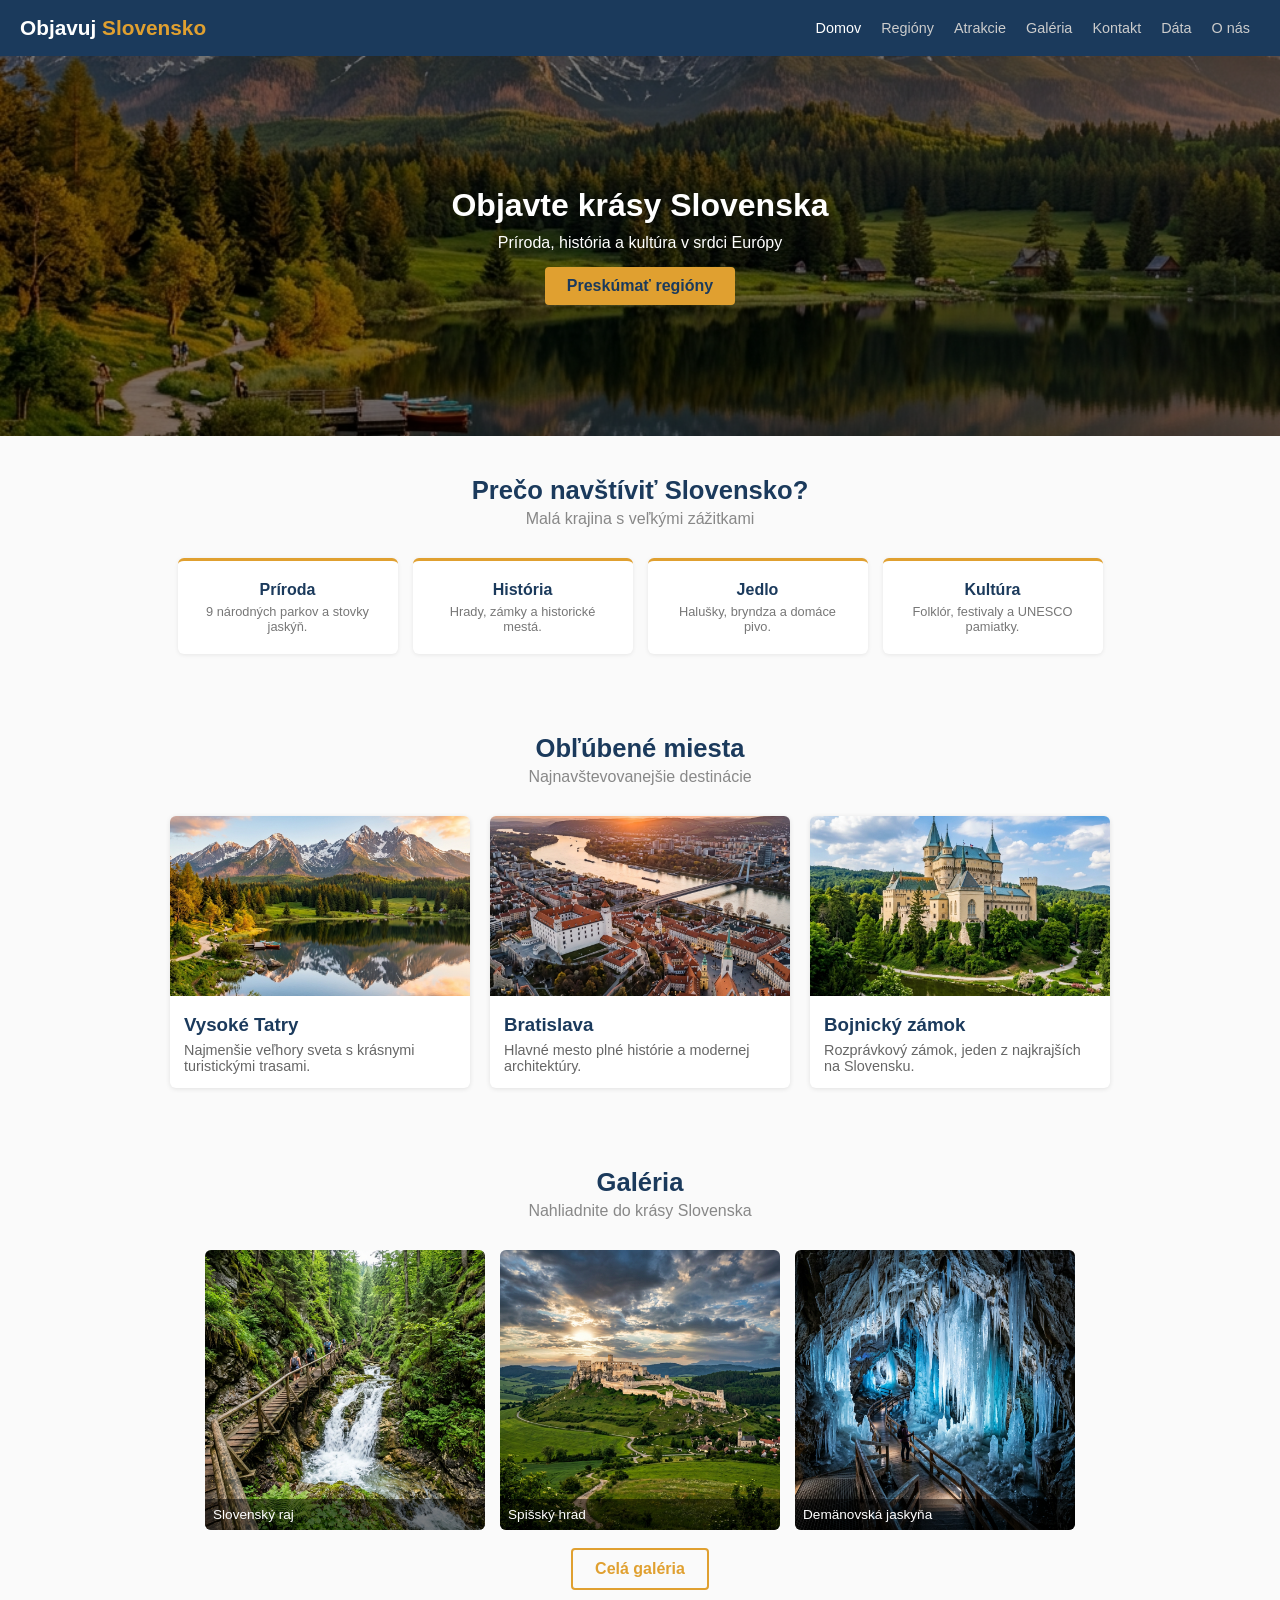
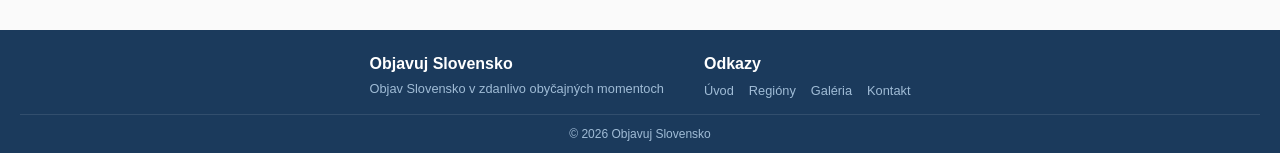
<file: index.html>
<!DOCTYPE html>
<html lang="sk">

<head>
    <meta charset="UTF-8">
    <meta name="viewport" content="width=device-width, initial-scale=1.0">
    <title>Objavuj Slovensko</title>
    <link rel="stylesheet" href="css/style.css?v=4">
</head>

<body>

    <nav class="navbar">
        <a href="index.html" class="logo">Objavuj <span>Slovensko</span></a>
        <div class="nav-links">
            <a href="index.html" class="active">Domov</a>
            <a href="regiony.html">Regióny</a>
            <a href="atrakcie.html">Atrakcie</a>
            <a href="galeria.html">Galéria</a>
            <a href="kontakt.html">Kontakt</a>
            <a href="data.html">Dáta</a>
            <a href="onas.html">O nás</a>
        </div>
    </nav>

    <section class="hero">
        <img src="img/tatry-hero.png" alt="Tatry">
        <div class="hero-overlay"></div>
        <div class="hero-content">
            <h1>Objavte krásy Slovenska</h1>
            <p>Príroda, história a kultúra v srdci Európy</p>
            <a href="regiony.html" class="btn">Preskúmať regióny</a>
        </div>
    </section>

    <section class="section">
        <h2 class="section-title">Prečo navštíviť Slovensko?</h2>
        <p class="section-subtitle">Malá krajina s veľkými zážitkami</p>

        <div class="info-boxes">
            <div class="info-box">
                <h3>Príroda</h3>
                <p>9 národných parkov a stovky jaskýň.</p>
            </div>
            <div class="info-box">
                <h3>História</h3>
                <p>Hrady, zámky a historické mestá.</p>
            </div>
            <div class="info-box">
                <h3>Jedlo</h3>
                <p>Halušky, bryndza a domáce pivo.</p>
            </div>
            <div class="info-box">
                <h3>Kultúra</h3>
                <p>Folklór, festivaly a UNESCO pamiatky.</p>
            </div>
        </div>
    </section>

    <section class="section">
        <h2 class="section-title">Obľúbené miesta</h2>
        <p class="section-subtitle">Najnavštevovanejšie destinácie</p>

        <div class="cards">
            <div class="card">
                <img src="img/tatry-hero.png" alt="Tatry">
                <div class="card-body">
                    <h3>Vysoké Tatry</h3>
                    <p>Najmenšie veľhory sveta s krásnymi turistickými trasami.</p>
                </div>
            </div>
            <div class="card">
                <img src="img/bratislava.png" alt="Bratislava">
                <div class="card-body">
                    <h3>Bratislava</h3>
                    <p>Hlavné mesto plné histórie a modernej architektúry.</p>
                </div>
            </div>
            <div class="card">
                <img src="img/bojnice.png" alt="Bojnice">
                <div class="card-body">
                    <h3>Bojnický zámok</h3>
                    <p>Rozprávkový zámok, jeden z najkrajších na Slovensku.</p>
                </div>
            </div>
        </div>
    </section>

    <section class="section">
        <h2 class="section-title">Galéria</h2>
        <p class="section-subtitle">Nahliadnite do krásy Slovenska</p>

        <div class="gallery-grid">
            <div class="gallery-item">
                <img src="img/slovensky-raj.png" alt="Slovenský raj">
                <div class="caption">Slovenský raj</div>
            </div>
            <div class="gallery-item">
                <img src="img/spissky-hrad.png" alt="Spišský hrad">
                <div class="caption">Spišský hrad</div>
            </div>
            <div class="gallery-item">
                <img src="img/demanovska-jaskyna.png" alt="Jaskyňa">
                <div class="caption">Demänovská jaskyňa</div>
            </div>
        </div>
        <br>
        <p class="text-center"><a href="galeria.html" class="btn btn-outline">Celá galéria</a></p>
    </section>

    <footer class="footer">
        <div class="footer-content">
            <div>
                <h4>Objavuj Slovensko</h4>
                <p>Objav Slovensko v zdanlivo obyčajných momentoch</p>
            </div>
            <div>
                <h4>Odkazy</h4>
                <ul>
                    <li><a href="index.html">Úvod</a></li>
                    <li><a href="regiony.html">Regióny</a></li>
                    <li><a href="galeria.html">Galéria</a></li>
                    <li><a href="kontakt.html">Kontakt</a></li>
                </ul>
            </div>
        </div>
        <div class="footer-bottom">&copy; 2026 Objavuj Slovensko</div>
    </footer>

</body>

</html>
</file>
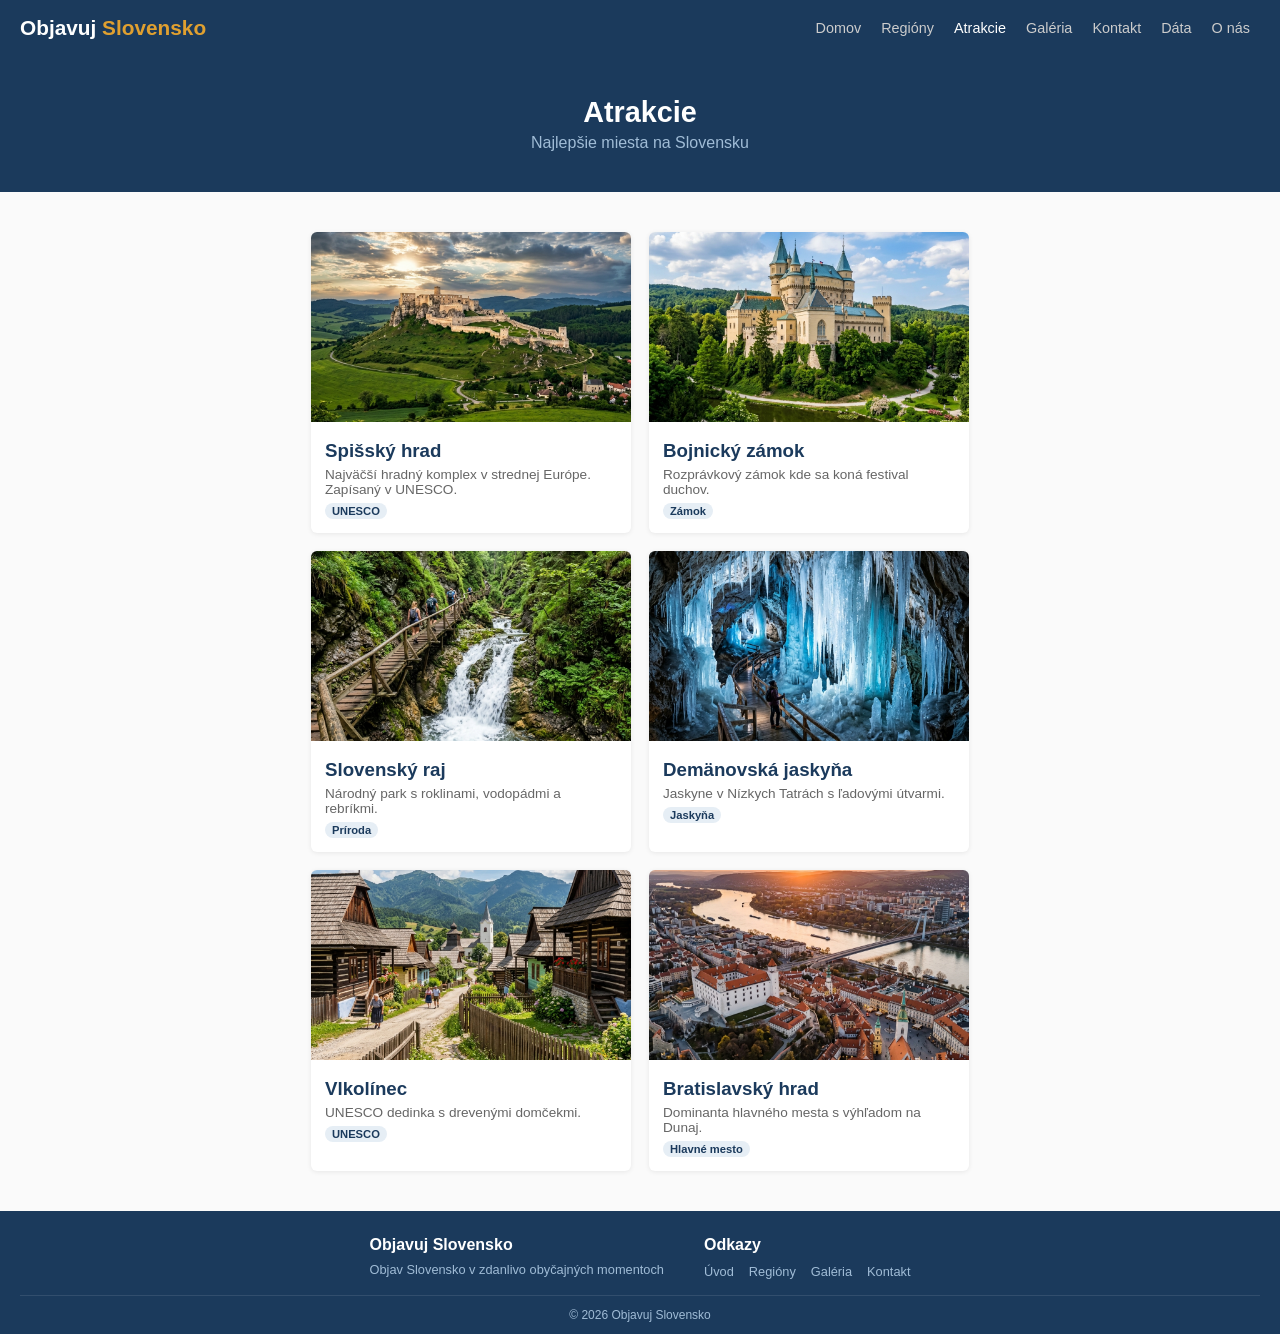
<file: atrakcie.html>
<!DOCTYPE html>
<html lang="sk">
<head>
    <meta charset="UTF-8">
    <meta name="viewport" content="width=device-width, initial-scale=1.0">
    <title>Atrakcie | Objavuj Slovensko</title>
    <link rel="stylesheet" href="css/style.css?v=4">
</head>
<body>

    <nav class="navbar">
        <a href="index.html" class="logo">Objavuj <span>Slovensko</span></a>
        <div class="nav-links">
            <a href="index.html">Domov</a>
            <a href="regiony.html">Regióny</a>
            <a href="atrakcie.html" class="active">Atrakcie</a>
            <a href="galeria.html">Galéria</a>
            <a href="kontakt.html">Kontakt</a>
            <a href="data.html">Dáta</a>
            <a href="onas.html">O nás</a>
        </div>
    </nav>

    <div class="page-header">
        <h1>Atrakcie</h1>
        <p>Najlepšie miesta na Slovensku</p>
    </div>

    <section class="section">
        <div class="atrakcie-grid">
            <div class="atrakcia-card">
                <img src="img/spissky-hrad.png" alt="Spišský hrad">
                <div class="atrakcia-info">
                    <h3>Spišský hrad</h3>
                    <p>Najväčší hradný komplex v strednej Európe. Zapísaný v UNESCO.</p>
                    <span class="tag">UNESCO</span>
                </div>
            </div>

            <div class="atrakcia-card">
                <img src="img/bojnice.png" alt="Bojnice">
                <div class="atrakcia-info">
                    <h3>Bojnický zámok</h3>
                    <p>Rozprávkový zámok kde sa koná festival duchov.</p>
                    <span class="tag">Zámok</span>
                </div>
            </div>

            <div class="atrakcia-card">
                <img src="img/slovensky-raj.png" alt="Slovenský raj">
                <div class="atrakcia-info">
                    <h3>Slovenský raj</h3>
                    <p>Národný park s roklinami, vodopádmi a rebríkmi.</p>
                    <span class="tag">Príroda</span>
                </div>
            </div>

            <div class="atrakcia-card">
                <img src="img/demanovska-jaskyna.png" alt="Jaskyňa">
                <div class="atrakcia-info">
                    <h3>Demänovská jaskyňa</h3>
                    <p>Jaskyne v Nízkych Tatrách s ľadovými útvarmi.</p>
                    <span class="tag">Jaskyňa</span>
                </div>
            </div>

            <div class="atrakcia-card">
                <img src="img/vlkolinec.png" alt="Vlkolínec">
                <div class="atrakcia-info">
                    <h3>Vlkolínec</h3>
                    <p>UNESCO dedinka s drevenými domčekmi.</p>
                    <span class="tag">UNESCO</span>
                </div>
            </div>

            <div class="atrakcia-card">
                <img src="img/bratislava.png" alt="Bratislava">
                <div class="atrakcia-info">
                    <h3>Bratislavský hrad</h3>
                    <p>Dominanta hlavného mesta s výhľadom na Dunaj.</p>
                    <span class="tag">Hlavné mesto</span>
                </div>
            </div>
        </div>
    </section>

    <footer class="footer">
        <div class="footer-content">
            <div>
                <h4>Objavuj Slovensko</h4>
                <p>Objav Slovensko v zdanlivo obyčajných momentoch</p>
            </div>
            <div>
                <h4>Odkazy</h4>
                <ul>
                    <li><a href="index.html">Úvod</a></li>
                    <li><a href="regiony.html">Regióny</a></li>
                    <li><a href="galeria.html">Galéria</a></li>
                    <li><a href="kontakt.html">Kontakt</a></li>
                </ul>
            </div>
        </div>
        <div class="footer-bottom">&copy; 2026 Objavuj Slovensko</div>
    </footer>

</body>
</html>
</file>
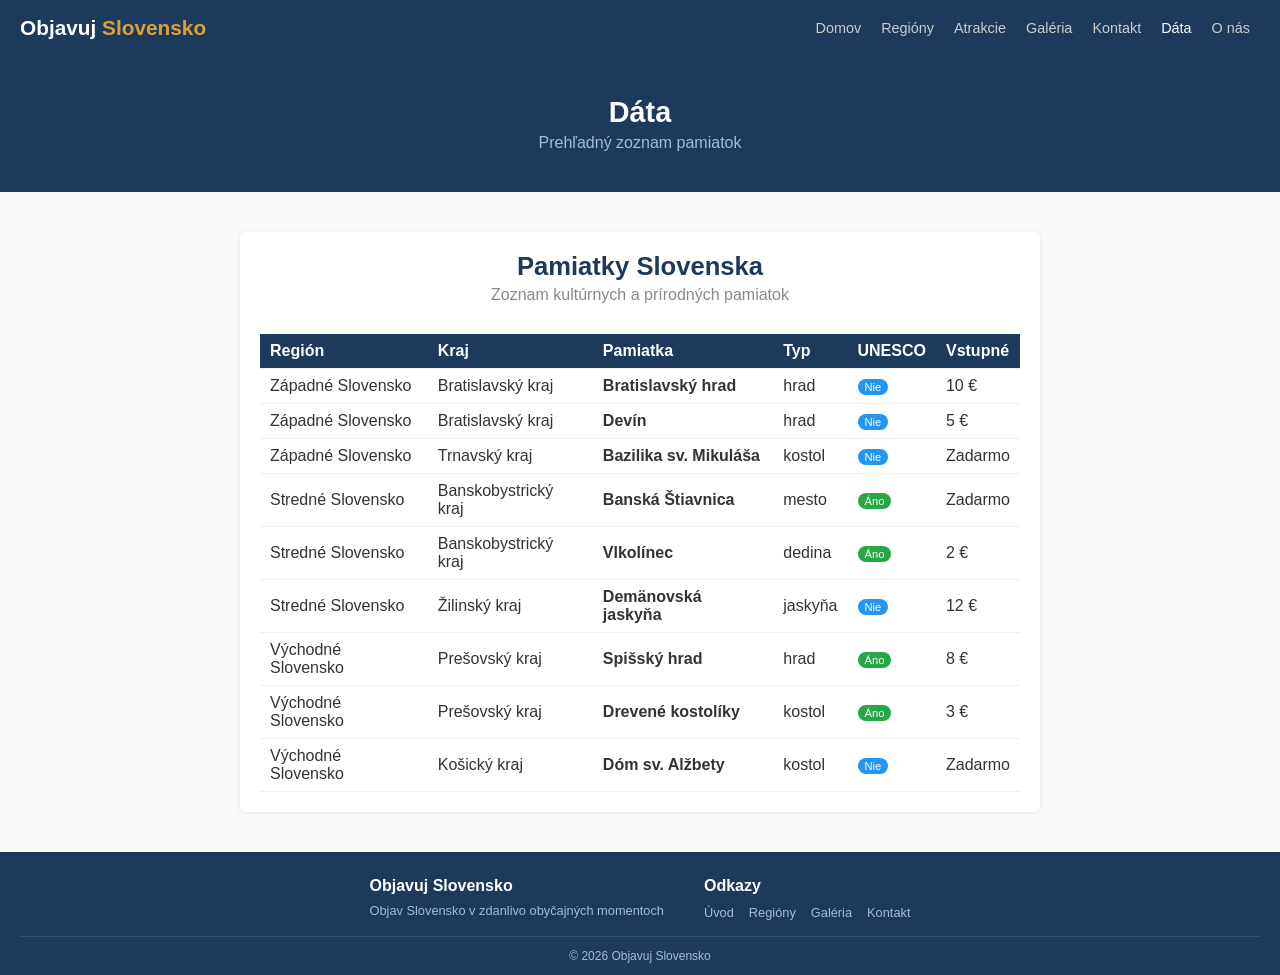
<file: data.html>
<!DOCTYPE html>
<html lang="sk">
<head>
    <meta charset="UTF-8">
    <meta name="viewport" content="width=device-width, initial-scale=1.0">
    <title>Dáta | Objavuj Slovensko</title>
    <link rel="stylesheet" href="css/style.css?v=4">
</head>
<body>

    <nav class="navbar">
        <a href="index.html" class="logo">Objavuj <span>Slovensko</span></a>
        <div class="nav-links">
            <a href="index.html">Domov</a>
            <a href="regiony.html">Regióny</a>
            <a href="atrakcie.html">Atrakcie</a>
            <a href="galeria.html">Galéria</a>
            <a href="kontakt.html">Kontakt</a>
            <a href="data.html" class="active">Dáta</a>
            <a href="onas.html">O nás</a>
        </div>
    </nav>

    <div class="page-header">
        <h1>Dáta</h1>
        <p>Prehľadný zoznam pamiatok</p>
    </div>

    <section class="section">
        <div class="data-table-container">
            <h2 class="section-title">Pamiatky Slovenska</h2>
            <p class="section-subtitle">Zoznam kultúrnych a prírodných pamiatok</p>

            <div class="loading-spinner" id="loading">Načítavam...</div>

            <table class="data-table skryta" id="tabulka">
                <thead>
                    <tr>
                        <th>Región</th>
                        <th>Kraj</th>
                        <th>Pamiatka</th>
                        <th>Typ</th>
                        <th>UNESCO</th>
                        <th>Vstupné</th>
                    </tr>
                </thead>
                <tbody id="telo"></tbody>
            </table>

            <p id="chyba" class="chyba-text skryta">Chyba pri načítavaní.</p>
        </div>
    </section>

    <footer class="footer">
        <div class="footer-content">
            <div>
                <h4>Objavuj Slovensko</h4>
                <p>Objav Slovensko v zdanlivo obyčajných momentoch</p>
            </div>
            <div>
                <h4>Odkazy</h4>
                <ul>
                    <li><a href="index.html">Úvod</a></li>
                    <li><a href="regiony.html">Regióny</a></li>
                    <li><a href="galeria.html">Galéria</a></li>
                    <li><a href="kontakt.html">Kontakt</a></li>
                </ul>
            </div>
        </div>
        <div class="footer-bottom">&copy; 2026 Objavuj Slovensko</div>
    </footer>

    <script src="js/data-script.js"></script>
</body>
</html>
</file>
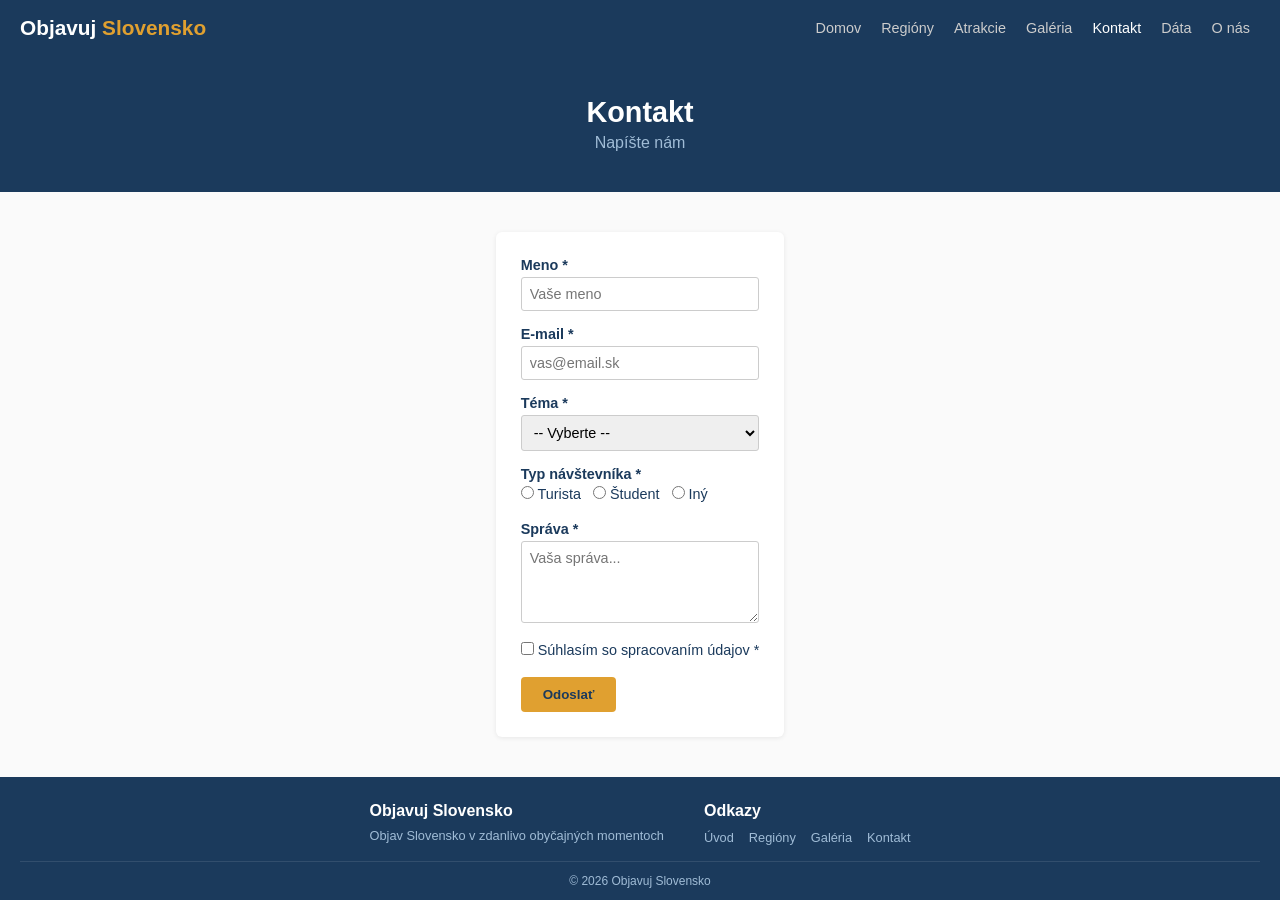
<file: kontakt.html>
<!DOCTYPE html>
<html lang="sk">
<head>
    <meta charset="UTF-8">
    <meta name="viewport" content="width=device-width, initial-scale=1.0">
    <title>Kontakt | Objavuj Slovensko</title>
    <link rel="stylesheet" href="css/style.css?v=4">
</head>
<body>

    <nav class="navbar">
        <a href="index.html" class="logo">Objavuj <span>Slovensko</span></a>
        <div class="nav-links">
            <a href="index.html">Domov</a>
            <a href="regiony.html">Regióny</a>
            <a href="atrakcie.html">Atrakcie</a>
            <a href="galeria.html">Galéria</a>
            <a href="kontakt.html" class="active">Kontakt</a>
            <a href="data.html">Dáta</a>
            <a href="onas.html">O nás</a>
        </div>
    </nav>

    <div class="page-header">
        <h1>Kontakt</h1>
        <p>Napíšte nám</p>
    </div>

    <section class="section">
        <div class="form-container">

            <div class="form-success" id="uspech">Formulár bol odoslaný! Ďakujeme.</div>

            <form id="formular" novalidate>

                <div class="form-group" id="gMeno">
                    <label for="meno">Meno *</label>
                    <input type="text" id="meno" placeholder="Vaše meno">
                    <div class="error-msg">Zadajte meno (min. 3 znaky).</div>
                </div>

                <div class="form-group" id="gEmail">
                    <label for="email">E-mail *</label>
                    <input type="email" id="email" placeholder="vas@email.sk">
                    <div class="error-msg">Zadajte platný e-mail.</div>
                </div>

                <div class="form-group" id="gTema">
                    <label for="tema">Téma *</label>
                    <select id="tema">
                        <option value="">-- Vyberte --</option>
                        <option value="info">Informácie</option>
                        <option value="spoluprace">Spolupráca</option>
                        <option value="ine">Iné</option>
                    </select>
                    <div class="error-msg">Vyberte tému.</div>
                </div>

                <div class="form-group" id="gTyp">
                    <label>Typ návštevníka *</label>
                    <div class="radio-group">
                        <label><input type="radio" name="typ" value="turist"> Turista</label>
                        <label><input type="radio" name="typ" value="student"> Študent</label>
                        <label><input type="radio" name="typ" value="iny"> Iný</label>
                    </div>
                    <div class="error-msg">Vyberte typ.</div>
                </div>

                <div class="form-group" id="gSprava">
                    <label for="sprava">Správa *</label>
                    <textarea id="sprava" rows="4" placeholder="Vaša správa..."></textarea>
                    <div class="error-msg">Napíšte správu (min. 10 znakov).</div>
                </div>

                <div class="form-group" id="gSuhlas">
                    <div class="checkbox-group">
                        <label><input type="checkbox" id="suhlas"> Súhlasím so spracovaním údajov *</label>
                    </div>
                    <div class="error-msg">Musíte súhlasiť.</div>
                </div>

                <button type="submit" class="btn">Odoslať</button>
            </form>
        </div>
    </section>

    <footer class="footer">
        <div class="footer-content">
            <div>
                <h4>Objavuj Slovensko</h4>
                <p>Objav Slovensko v zdanlivo obyčajných momentoch</p>
            </div>
            <div>
                <h4>Odkazy</h4>
                <ul>
                    <li><a href="index.html">Úvod</a></li>
                    <li><a href="regiony.html">Regióny</a></li>
                    <li><a href="galeria.html">Galéria</a></li>
                    <li><a href="kontakt.html">Kontakt</a></li>
                </ul>
            </div>
        </div>
        <div class="footer-bottom">&copy; 2026 Objavuj Slovensko</div>
    </footer>

    <script src="js/kontakt.js"></script>
</body>
</html>
</file>
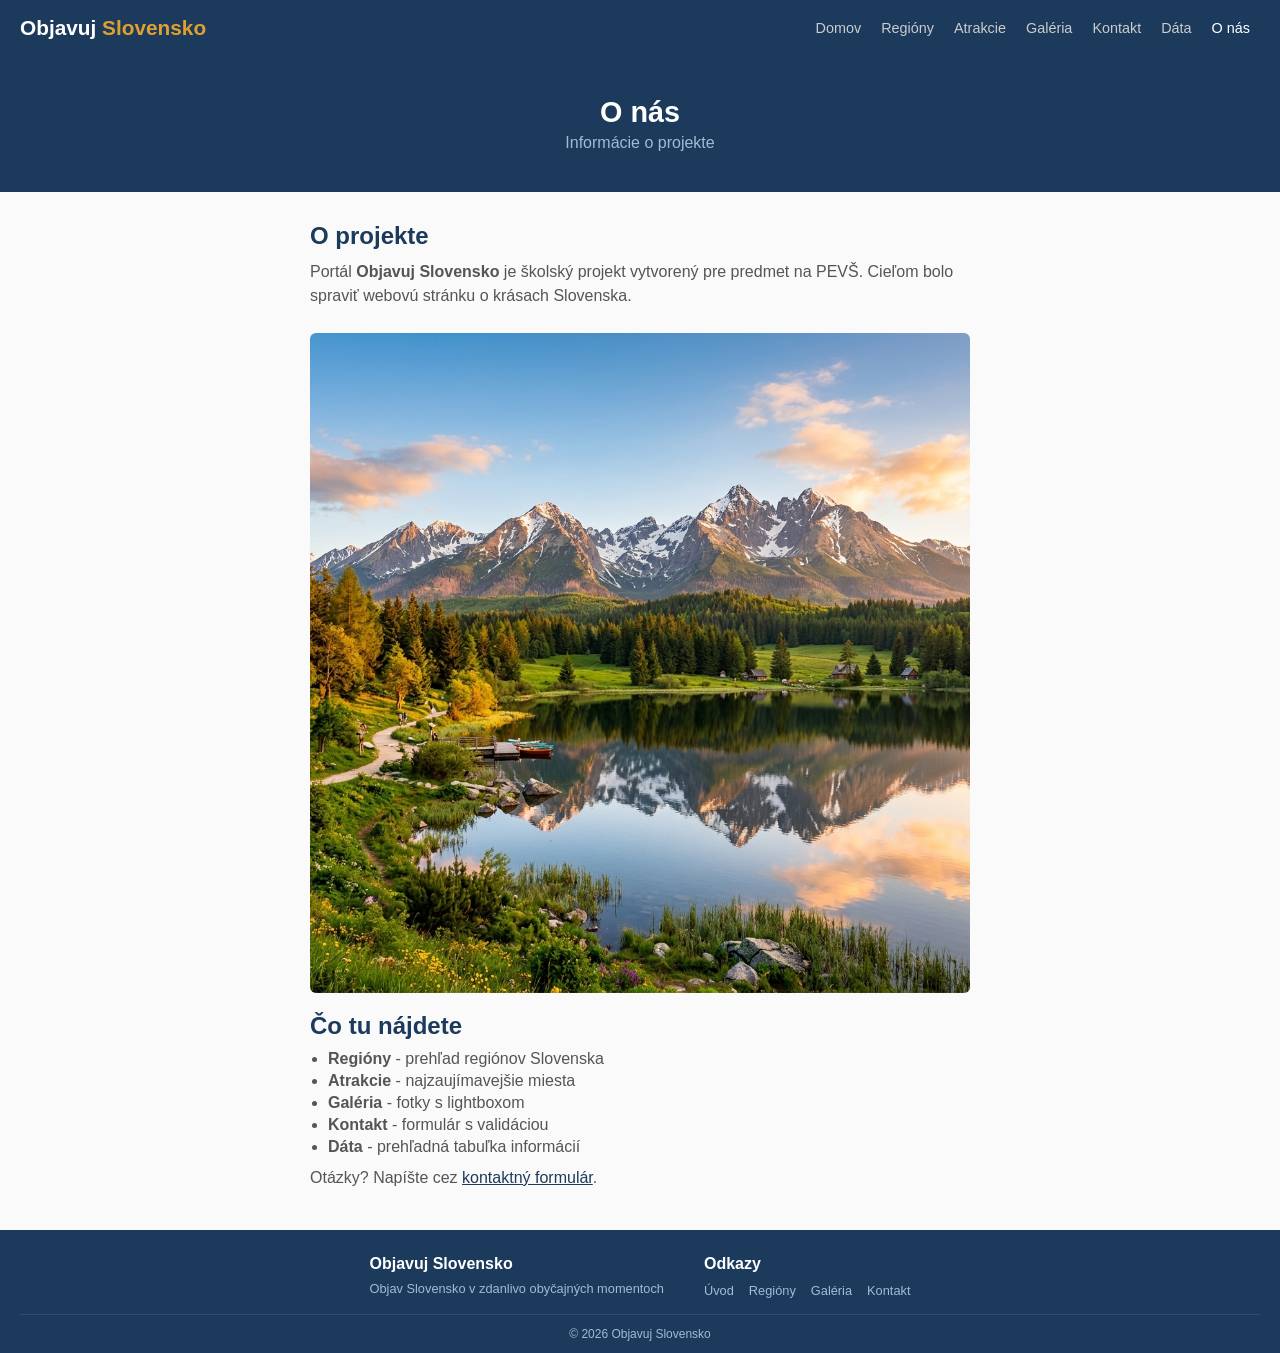
<file: onas.html>
<!DOCTYPE html>
<html lang="sk">
<head>
    <meta charset="UTF-8">
    <meta name="viewport" content="width=device-width, initial-scale=1.0">
    <title>O nás | Objavuj Slovensko</title>
    <link rel="stylesheet" href="css/style.css?v=4">
</head>
<body>

    <nav class="navbar">
        <a href="index.html" class="logo">Objavuj <span>Slovensko</span></a>
        <div class="nav-links">
            <a href="index.html">Domov</a>
            <a href="regiony.html">Regióny</a>
            <a href="atrakcie.html">Atrakcie</a>
            <a href="galeria.html">Galéria</a>
            <a href="kontakt.html">Kontakt</a>
            <a href="data.html">Dáta</a>
            <a href="onas.html" class="active">O nás</a>
        </div>
    </nav>

    <div class="page-header">
        <h1>O nás</h1>
        <p>Informácie o projekte</p>
    </div>

    <section class="content-section">

        <h2>O projekte</h2>
        <p>Portál <b>Objavuj Slovensko</b> je školský projekt vytvorený pre predmet na PEVŠ. Cieľom bolo spraviť webovú stránku o krásach Slovenska.</p>

        <img src="img/tatry-hero.png" alt="Slovensko" class="content-image">

        <h2>Čo tu nájdete</h2>
        <ul>
            <li><b>Regióny</b> - prehľad regiónov Slovenska</li>
            <li><b>Atrakcie</b> - najzaujímavejšie miesta</li>
            <li><b>Galéria</b> - fotky s lightboxom</li>
            <li><b>Kontakt</b> - formulár s validáciou</li>
            <li><b>Dáta</b> - prehľadná tabuľka informácií</li>
        </ul>


        <p>Otázky? Napíšte cez <a href="kontakt.html" class="link-text">kontaktný formulár</a>.</p>
    </section>

    <footer class="footer">
        <div class="footer-content">
            <div>
                <h4>Objavuj Slovensko</h4>
                <p>Objav Slovensko v zdanlivo obyčajných momentoch</p>
            </div>
            <div>
                <h4>Odkazy</h4>
                <ul>
                    <li><a href="index.html">Úvod</a></li>
                    <li><a href="regiony.html">Regióny</a></li>
                    <li><a href="galeria.html">Galéria</a></li>
                    <li><a href="kontakt.html">Kontakt</a></li>
                </ul>
            </div>
        </div>
        <div class="footer-bottom">&copy; 2026 Objavuj Slovensko</div>
    </footer>

</body>
</html>
</file>
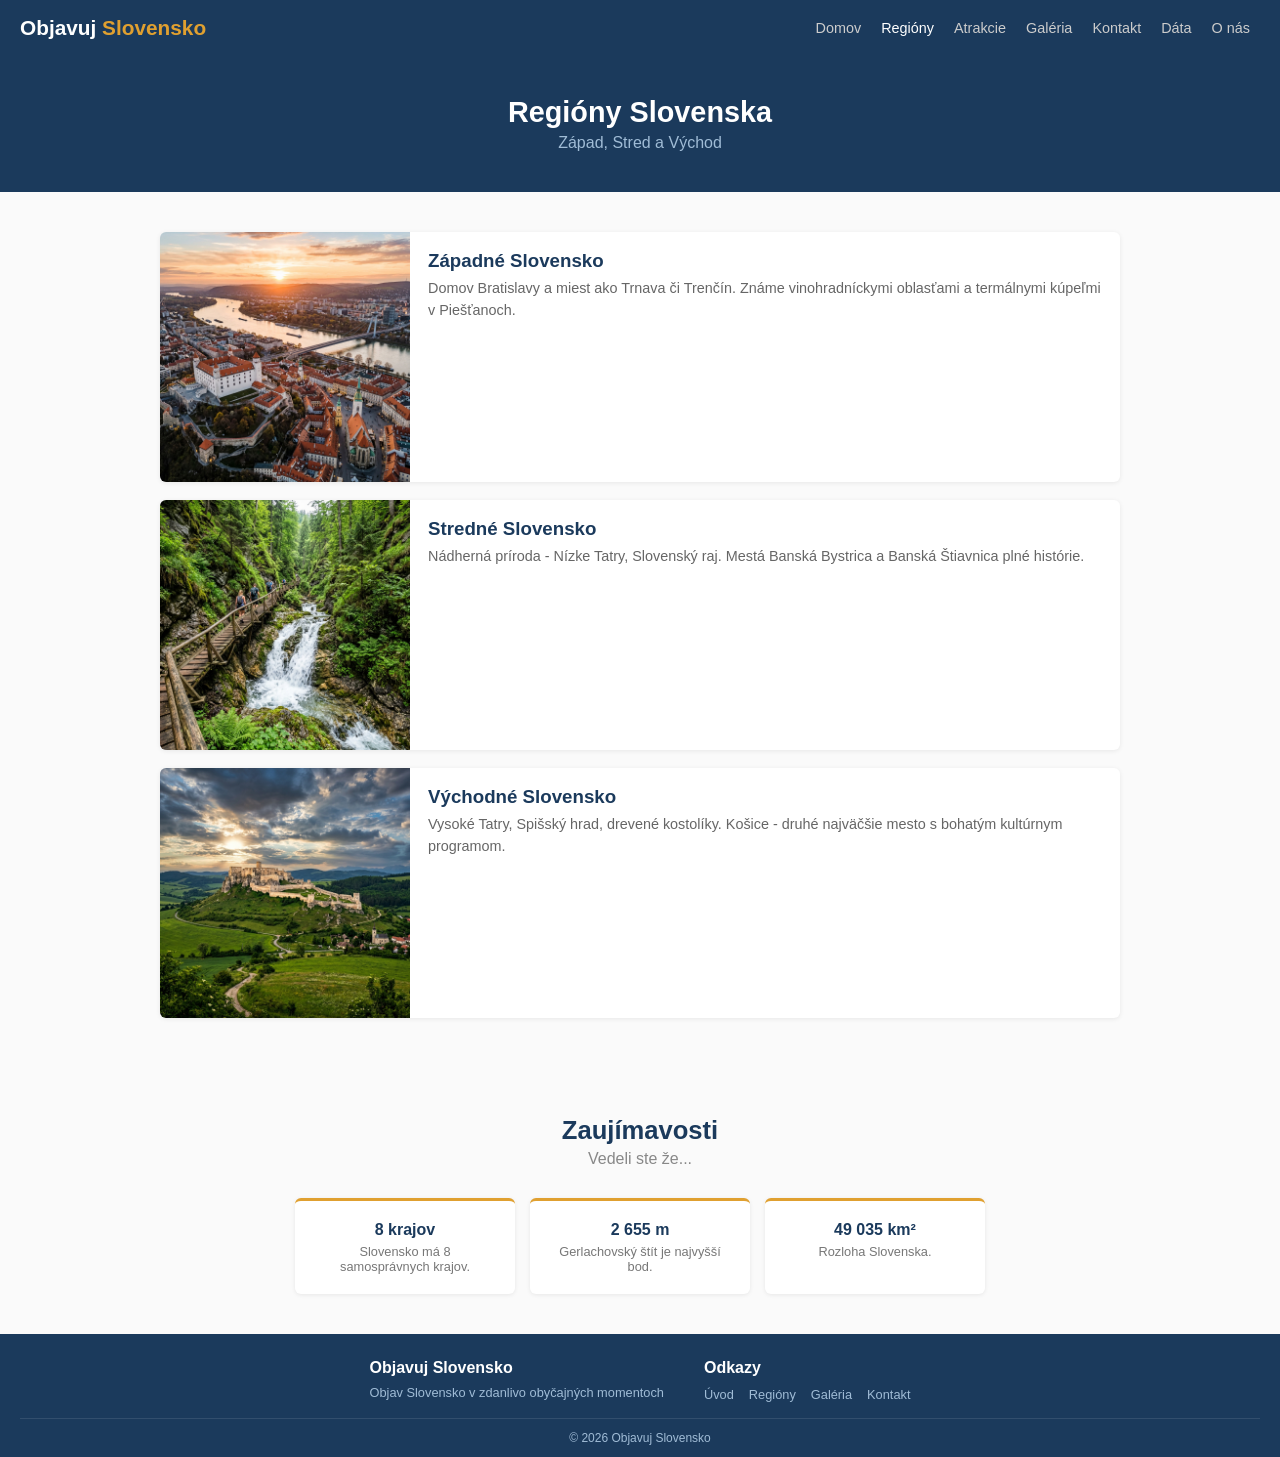
<file: regiony.html>
<!DOCTYPE html>
<html lang="sk">
<head>
    <meta charset="UTF-8">
    <meta name="viewport" content="width=device-width, initial-scale=1.0">
    <title>Regióny | Objavuj Slovensko</title>
    <link rel="stylesheet" href="css/style.css?v=4">
</head>
<body>

    <nav class="navbar">
        <a href="index.html" class="logo">Objavuj <span>Slovensko</span></a>
        <div class="nav-links">
            <a href="index.html">Domov</a>
            <a href="regiony.html" class="active">Regióny</a>
            <a href="atrakcie.html">Atrakcie</a>
            <a href="galeria.html">Galéria</a>
            <a href="kontakt.html">Kontakt</a>
            <a href="data.html">Dáta</a>
            <a href="onas.html">O nás</a>
        </div>
    </nav>

    <div class="page-header">
        <h1>Regióny Slovenska</h1>
        <p>Západ, Stred a Východ</p>
    </div>

    <section class="section">
        <div class="region-card">
            <img src="img/bratislava.png" alt="Západ">
            <div class="region-info">
                <h3>Západné Slovensko</h3>
                <p>Domov Bratislavy a miest ako Trnava či Trenčín. Známe vinohradníckymi oblasťami a termálnymi kúpeľmi v Piešťanoch.</p>
            </div>
        </div>

        <div class="region-card">
            <img src="img/slovensky-raj.png" alt="Stred">
            <div class="region-info">
                <h3>Stredné Slovensko</h3>
                <p>Nádherná príroda - Nízke Tatry, Slovenský raj. Mestá Banská Bystrica a Banská Štiavnica plné histórie.</p>
            </div>
        </div>

        <div class="region-card">
            <img src="img/spissky-hrad.png" alt="Východ">
            <div class="region-info">
                <h3>Východné Slovensko</h3>
                <p>Vysoké Tatry, Spišský hrad, drevené kostolíky. Košice - druhé najväčšie mesto s bohatým kultúrnym programom.</p>
            </div>
        </div>
    </section>

    <section class="section">
        <h2 class="section-title">Zaujímavosti</h2>
        <p class="section-subtitle">Vedeli ste že...</p>
        <div class="info-boxes">
            <div class="info-box"><h3>8 krajov</h3><p>Slovensko má 8 samosprávnych krajov.</p></div>
            <div class="info-box"><h3>2 655 m</h3><p>Gerlachovský štít je najvyšší bod.</p></div>
            <div class="info-box"><h3>49 035 km²</h3><p>Rozloha Slovenska.</p></div>
        </div>
    </section>

    <footer class="footer">
        <div class="footer-content">
            <div>
                <h4>Objavuj Slovensko</h4>
                <p>Objav Slovensko v zdanlivo obyčajných momentoch</p>
            </div>
            <div>
                <h4>Odkazy</h4>
                <ul>
                    <li><a href="index.html">Úvod</a></li>
                    <li><a href="regiony.html">Regióny</a></li>
                    <li><a href="galeria.html">Galéria</a></li>
                    <li><a href="kontakt.html">Kontakt</a></li>
                </ul>
            </div>
        </div>
        <div class="footer-bottom">&copy; 2026 Objavuj Slovensko</div>
    </footer>

</body>
</html>
</file>
<file: css/style.css>
* {
    margin: 0;
    padding: 0;
    box-sizing: border-box;
}

body {
    font-family: Verdana, sans-serif;
    color: #333;
    background: #fafafa;
    min-height: 100vh;
    display: flex;
    flex-direction: column;
}

a { text-decoration: none; color: inherit; }
ul { list-style: none; }
img { max-width: 100%; }

.navbar {
    background: #1b3a5c;
    padding: 12px 20px;
    display: flex;
    justify-content: space-between;
    align-items: center;
    flex-wrap: wrap;
}

.logo {
    color: white;
    font-size: 1.3rem;
    font-weight: bold;
}

.logo span { color: #e0a030; }

.nav-links { display: flex; flex-wrap: wrap; }

.nav-links a {
    color: #ccc;
    padding: 8px 10px;
    font-size: 0.9rem;
}

.nav-links a:hover, .nav-links a.active {
    color: white;
}

.hero {
    position: relative;
    height: 380px;
    overflow: hidden;
    display: flex;
    align-items: center;
    justify-content: center;
    text-align: center;
    color: white;
}

.hero img {
    position: absolute;
    width: 100%;
    height: 100%;
    object-fit: cover;
}

.hero-overlay {
    position: absolute;
    width: 100%;
    height: 100%;
    background: rgba(0,0,0,0.5);
}

.hero-content {
    position: relative;
    z-index: 2;
    padding: 20px;
}

.hero-content h1 { font-size: 2rem; margin-bottom: 10px; }
.hero-content p { font-size: 1rem; margin-bottom: 15px; }

.btn {
    display: inline-block;
    padding: 10px 22px;
    background: #e0a030;
    color: #1b3a5c;
    font-weight: bold;
    border: none;
    border-radius: 4px;
    cursor: pointer;
}

.btn-outline {
    background: none;
    border: 2px solid #e0a030;
    color: #e0a030;
}

.section {
    padding: 40px 20px;
    max-width: 1000px;
    margin: 0 auto;
}

.section-title {
    text-align: center;
    font-size: 1.6rem;
    color: #1b3a5c;
    margin-bottom: 5px;
}

.section-subtitle {
    text-align: center;
    color: #888;
    margin-bottom: 30px;
}

.cards {
    display: flex;
    flex-wrap: wrap;
    gap: 20px;
    justify-content: center;
}

.card {
    background: white;
    border-radius: 6px;
    overflow: hidden;
    width: 300px;
    box-shadow: 0 1px 5px rgba(0,0,0,0.1);
    transition: transform 0.2s;
}

.card:hover {
    transform: scale(1.03);
}

.card img { width: 100%; height: 180px; object-fit: cover; }

.card-body { padding: 14px; }
.card-body h3 { color: #1b3a5c; margin-bottom: 6px; }
.card-body p { color: #666; font-size: 0.9rem; }

.page-header {
    background: #1b3a5c;
    color: white;
    padding: 40px 20px;
    text-align: center;
}
.page-header h1 { font-size: 1.8rem; margin-bottom: 5px; }
.page-header p { color: #a0bcd6; }

.info-boxes {
    display: flex;
    flex-wrap: wrap;
    gap: 15px;
    justify-content: center;
}

.info-box {
    background: white;
    padding: 20px;
    border-radius: 6px;
    text-align: center;
    width: 220px;
    box-shadow: 0 1px 4px rgba(0,0,0,0.08);
    border-top: 3px solid #e0a030;
    transition: transform 0.2s;
}

.info-box:hover {
    transform: scale(1.05);
}

.info-box .icon { font-size: 2rem; margin-bottom: 6px; }
.info-box h3 { color: #1b3a5c; margin-bottom: 5px; font-size: 1rem; }
.info-box p { color: #777; font-size: 0.8rem; }

.gallery-grid {
    display: grid;
    grid-template-columns: repeat(3, 1fr);
    gap: 15px;
    max-width: 1000px;
    margin: 0 auto;
}

.gallery-item {
    position: relative;
    height: 280px;
    overflow: hidden;
    border-radius: 6px;
    cursor: pointer;
    transition: transform 0.2s;
}

.gallery-item:hover {
    transform: scale(1.04);
}

.gallery-item img { width: 100%; height: 100%; object-fit: cover; }

.gallery-item .caption {
    position: absolute;
    bottom: 0;
    width: 100%;
    background: rgba(0,0,0,0.5);
    color: white;
    padding: 8px;
    font-size: 0.85rem;
}

.lightbox {
    display: none;
    position: fixed;
    top: 0; left: 0;
    width: 100%; height: 100%;
    background: rgba(0,0,0,0.85);
    z-index: 999;
    flex-direction: column;
    align-items: center;
    justify-content: center;
}

.lightbox.active { display: flex; }

.lightbox img {
    max-width: 80%;
    max-height: 70vh;
    margin: 0 auto;
}

.lightbox-caption { color: white; margin-top: 10px; }

.lightbox-close {
    position: absolute;
    top: 15px; right: 25px;
    color: white;
    font-size: 2rem;
    cursor: pointer;
    background: none;
    border: none;
}

.lightbox-nav {
    margin-top: 15px;
}

.lightbox-nav button {
    background: rgba(255,255,255,0.2);
    color: white;
    border: none;
    padding: 8px 20px;
    margin: 0 5px;
    cursor: pointer;
    font-size: 1rem;
}

.form-container {
    max-width: 550px;
    margin: 0 auto;
    background: white;
    padding: 25px;
    border-radius: 6px;
    box-shadow: 0 1px 5px rgba(0,0,0,0.08);
}

.form-group { margin-bottom: 15px; }

.form-group label {
    display: block;
    margin-bottom: 4px;
    font-weight: bold;
    color: #1b3a5c;
    font-size: 0.9rem;
}

.form-group input,
.form-group textarea,
.form-group select {
    width: 100%;
    padding: 8px;
    border: 1px solid #ccc;
    border-radius: 3px;
    font-size: 0.9rem;
    font-family: Verdana, sans-serif;
}

.form-group textarea { min-height: 80px; resize: vertical; }

.form-group .radio-group,
.form-group .checkbox-group {
    display: flex;
    gap: 12px;
    flex-wrap: wrap;
}

.form-group .radio-group label,
.form-group .checkbox-group label {
    font-weight: normal;
    cursor: pointer;
}

.form-group .radio-group input,
.form-group .checkbox-group input { width: auto; }

.error-msg {
    color: red;
    font-size: 0.8rem;
    margin-top: 3px;
    display: none;
}

.form-group.error input,
.form-group.error textarea,
.form-group.error select { border-color: red; }

.form-group.error .error-msg { display: block; }

.form-success {
    display: none;
    background: #d4edda;
    color: green;
    padding: 10px;
    border-radius: 4px;
    text-align: center;
    margin-bottom: 12px;
}
.form-success.show { display: block; }

.data-table-container {
    max-width: 800px;
    margin: 0 auto;
    background: white;
    padding: 20px;
    border-radius: 6px;
    box-shadow: 0 1px 5px rgba(0,0,0,0.08);
}

.data-table {
    width: 100%;
    border-collapse: collapse;
}

.data-table thead { background: #1b3a5c; color: white; }

.data-table th, .data-table td {
    padding: 8px 10px;
    text-align: left;
    border-bottom: 1px solid #eee;
}

.loading-spinner {
    text-align: center;
    padding: 25px;
    color: #888;
}

.badge {
    padding: 2px 7px;
    border-radius: 8px;
    font-size: 0.7rem;
    color: white;
}
.badge-green { background: #28a745; }
.badge-blue { background: #2196F3; }

.region-card {
    display: flex;
    background: white;
    border-radius: 6px;
    overflow: hidden;
    box-shadow: 0 1px 5px rgba(0,0,0,0.08);
    margin-bottom: 18px;
    transition: transform 0.2s;
}

.region-card:hover {
    transform: scale(1.02);
}

.region-card img { width: 250px; object-fit: cover; }

.region-card .region-info { padding: 18px; }
.region-card .region-info h3 { color: #1b3a5c; margin-bottom: 6px; }
.region-card .region-info p { color: #666; font-size: 0.9rem; line-height: 1.5; }

.atrakcie-grid {
    display: flex;
    flex-wrap: wrap;
    gap: 18px;
    justify-content: center;
}

.atrakcia-card {
    background: white;
    border-radius: 6px;
    overflow: hidden;
    width: 320px;
    box-shadow: 0 1px 5px rgba(0,0,0,0.08);
    transition: transform 0.2s;
}

.atrakcia-card:hover {
    transform: scale(1.03);
}

.atrakcia-card img { width: 100%; height: 190px; object-fit: cover; }
.atrakcia-card .atrakcia-info { padding: 14px; }
.atrakcia-card .atrakcia-info h3 { color: #1b3a5c; margin-bottom: 5px; }
.atrakcia-card .atrakcia-info p { color: #666; font-size: 0.85rem; }

.tag {
    display: inline-block;
    background: #e6eef5;
    color: #1b3a5c;
    padding: 2px 7px;
    border-radius: 8px;
    font-size: 0.7rem;
    margin-top: 6px;
    font-weight: bold;
}

.content-section {
    max-width: 700px;
    margin: 0 auto;
    padding: 30px 20px;
}

.content-section h2 { color: #1b3a5c; margin-bottom: 10px; }
.content-section p { color: #555; margin-bottom: 10px; line-height: 1.5; }
.content-section ul { list-style: disc; padding-left: 18px; margin-bottom: 10px; }
.content-section ul li { color: #555; margin-bottom: 4px; }

.content-image { width: 100%; border-radius: 6px; margin: 15px 0; }

.footer {
    background: #1b3a5c;
    color: #a0bcd6;
    padding: 25px 20px 12px;
    margin-top: auto;
}

.footer-content {
    max-width: 1000px;
    margin: 0 auto;
    display: flex;
    flex-wrap: wrap;
    gap: 40px;
    justify-content: center;
}

.footer-content > div {
    min-width: 180px;
}

.footer h4 { color: white; margin-bottom: 8px; }
.footer p, .footer a { font-size: 0.8rem; color: #a0bcd6; }
.footer ul { 
    display: flex; 
    gap: 15px; 
    flex-wrap: wrap; 
    padding: 0;
    margin: 0;
}
.footer ul li { margin-bottom: 0; }

.footer-bottom {
    text-align: center;
    margin-top: 15px;
    padding-top: 12px;
    border-top: 1px solid rgba(255,255,255,0.1);
    font-size: 0.75rem;
}

.text-center { text-align: center; }
.link-text { color: #1b3a5c; text-decoration: underline; }
.skryta { display: none; }
.chyba-text { color: red; text-align: center; padding: 20px; }

@media (max-width: 768px) {
    .navbar {
        flex-direction: column;
        gap: 8px;
    }

    .nav-links {
        justify-content: center;
    }

    .hero { height: 250px; }
    .hero-content h1 { font-size: 1.4rem; }
    .hero-content p { font-size: 0.85rem; }

    .section { padding: 25px 15px; }
    .section-title { font-size: 1.3rem; }

    .card { width: 100%; }
    .info-box { width: 100%; }

    .gallery-grid {
        grid-template-columns: repeat(2, 1fr);
        gap: 8px;
    }

    .gallery-item { height: 150px; }

    .region-card { flex-direction: column; }
    .region-card img { width: 100%; height: 160px; }

    .atrakcia-card { width: 100%; }

    .data-table-container { padding: 10px; }
    .data-table th, .data-table td {
        padding: 5px 6px;
        font-size: 0.75rem;
    }

    .footer-content {
        flex-direction: column;
        gap: 15px;
        text-align: center;
    }

    .lightbox img {
        max-width: 95%;
        max-height: 60vh;
    }
}

@media (max-width: 400px) {
    .gallery-grid {
        grid-template-columns: 1fr;
    }

    .gallery-item { height: 180px; }

    .nav-links a {
        padding: 5px 7px;
        font-size: 0.8rem;
    }
}
</file>
